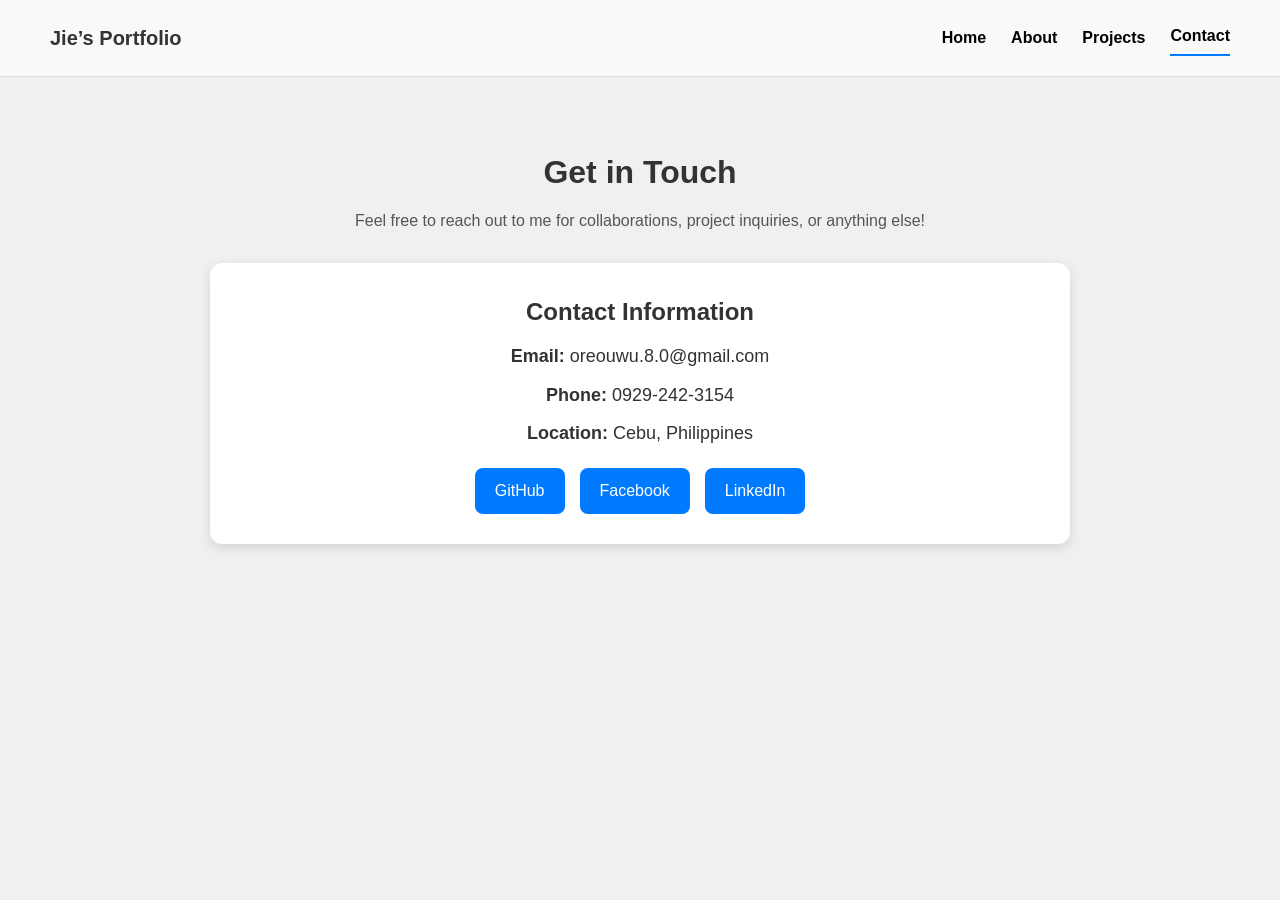
<file: Contact.html>
<!DOCTYPE html>
<html lang="en">
<head>
    <meta charset="UTF-8">
    <meta name="viewport" content="width=device-width, initial-scale=1.0">
    <title>Contact</title>
    <link rel="icon" type="image/png" href="assets/img/ctu.png">
    <link rel="stylesheet" href="assets/css/style3.css">
</head>
<body>

<header>
  <div class="logo">Jie’s Portfolio</div>
  <nav>
    <ul>
      <li><a href="index.html">Home</a></li>
      <li><a href="About me.html">About</a></li>
      <li><a href="Projects.html">Projects</a></li>
      <li><a href="Contact.html" class="active">Contact</a></li>
    </ul>
  </nav>
</header>

<section class="contact-section">

    <h1>Get in Touch</h1>
    <p class="contact-subtext">
        Feel free to reach out to me for collaborations, project inquiries, or anything else!
    </p>

    <div class="contact-card">

        <h2>Contact Information</h2>

        <div class="contact-info">
            <p><strong>Email:</strong> oreouwu.8.0@gmail.com</p>
            <p><strong>Phone:</strong> 0929-242-3154</p>
            <p><strong>Location:</strong> Cebu, Philippines</p>
        </div>

        <div class="contact-socials">
            <a href="https://github.com/Harshcodeszs" target="_blank" class="social-btn">GitHub</a>
            <a href="https://www.facebook.com/JunjieAdolfo.143" target="_blank" class="social-btn">Facebook</a>
            <a href="https://www.linkedin.com/in/junjie-adolfo-96216434a/" target="_blank" class="social-btn">LinkedIn</a>
        </div>

    </div>

</section>

<script src="assets/js/functions.js"></script>

</body>
</html>
</file>
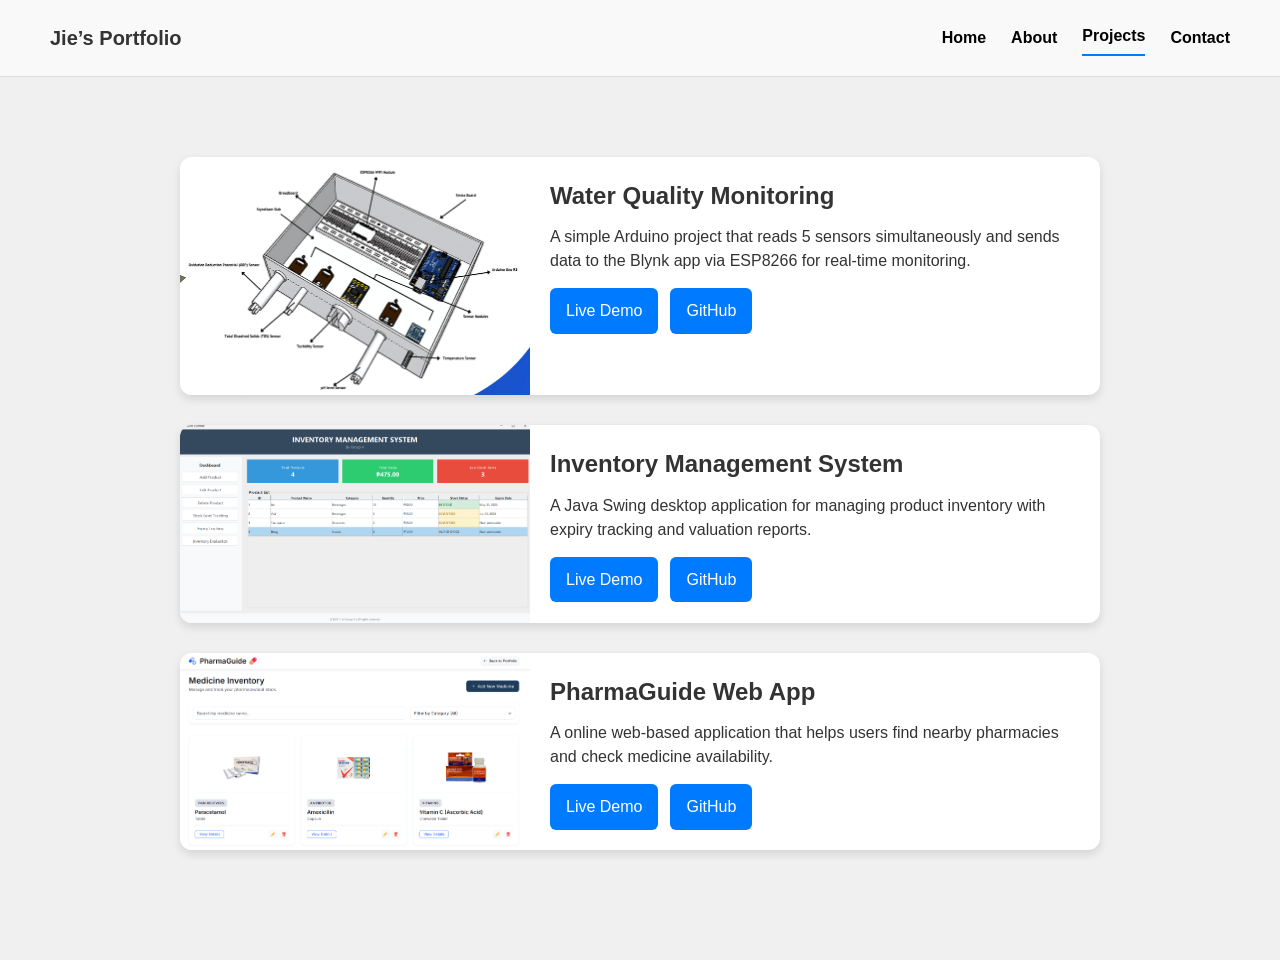
<file: Projects.html>
<!DOCTYPE html>
<html lang="en">
<head>
    <meta charset="UTF-8">
    <meta name="viewport" content="width=device-width, initial-scale=1.0">
    <link rel="stylesheet" href="assets/css/style2.css">
    <link rel="stylesheet" href="https://cdnjs.cloudflare.com/ajax/libs/font-awesome/6.5.1/css/all.min.css">
    <title>Projects</title>
    <link rel="icon" type="image/png" href="assets/img/ctu.png">
</head>
<body>
    <header>
      <div class="logo">Jie’s Portfolio</div>
    <nav>
        <ul>
            <li><a href="index.html" >Home</a></li>
            <li><a href="About me.html">About</a></li>
            <li><a href="Projects.html" class="active">Projects</a></li>
            <li><a href="Contact.html">Contact</a></li>
        </ul>
    </nav>
    </header>

    <section class="projects">

    <!-- PROJECT 1 -->
    <div class="project-card">
        <img src="assets/img/waterqual.png" alt="Project Screenshot">

        <div class="project-content">
            <h2>Water Quality Monitoring</h2>
            <p>
                A simple Arduino project that reads 5 sensors simultaneously and sends data to the Blynk app via ESP8266 for real-time monitoring.
            </p>

            <div class="project-links">
                <a href="assets/demo/water_demo.html" class="btn" target="_blank">Live Demo</a>
                <a href="https://github.com/Harshcodeszs/Arduino-based-Multiparametric-Water-Quality-Monitoring-System-.git" class="btn" target="_blank">GitHub</a>
            </div>
        </div>
    </div>

    <!-- PROJECT 2 -->
    <div class="project-card">
        <img src="assets/img/invent.png" alt="Project Screenshot">

        <div class="project-content">
            <h2>Inventory Management System</h2>
            <p>
             A Java Swing desktop application for managing product inventory with expiry tracking and valuation reports.
            </p>

            <div class="project-links">
                <a href="assets/demo/inventory_demo.html" class="btn" target="_blank">Live Demo</a>
                <a href="https://github.com/Harshcodeszs/Java-harsh.git" class="btn" target="_blank">GitHub</a>
            </div>
        </div>
    </div>

     <!-- PROJECT 3 -->
    <div class="project-card">
        <img src="assets/img/pharma.png" alt="Project Screenshot">

        <div class="project-content">
            <h2>PharmaGuide Web App</h2>
            <p>
            A online web-based application that helps users find nearby pharmacies and check medicine availability.
            </p>

            <div class="project-links">
                <a href="medtech_demo.html" class="btn" target="_blank">Live Demo</a>
                <a href="https://github.com/Harshcodeszst" class="btn" target="_blank">GitHub</a>
            </div>
        </div>
    </div>


</section>


<script src="assets/js/functions.js"></script>
</body>
</html>
</file>
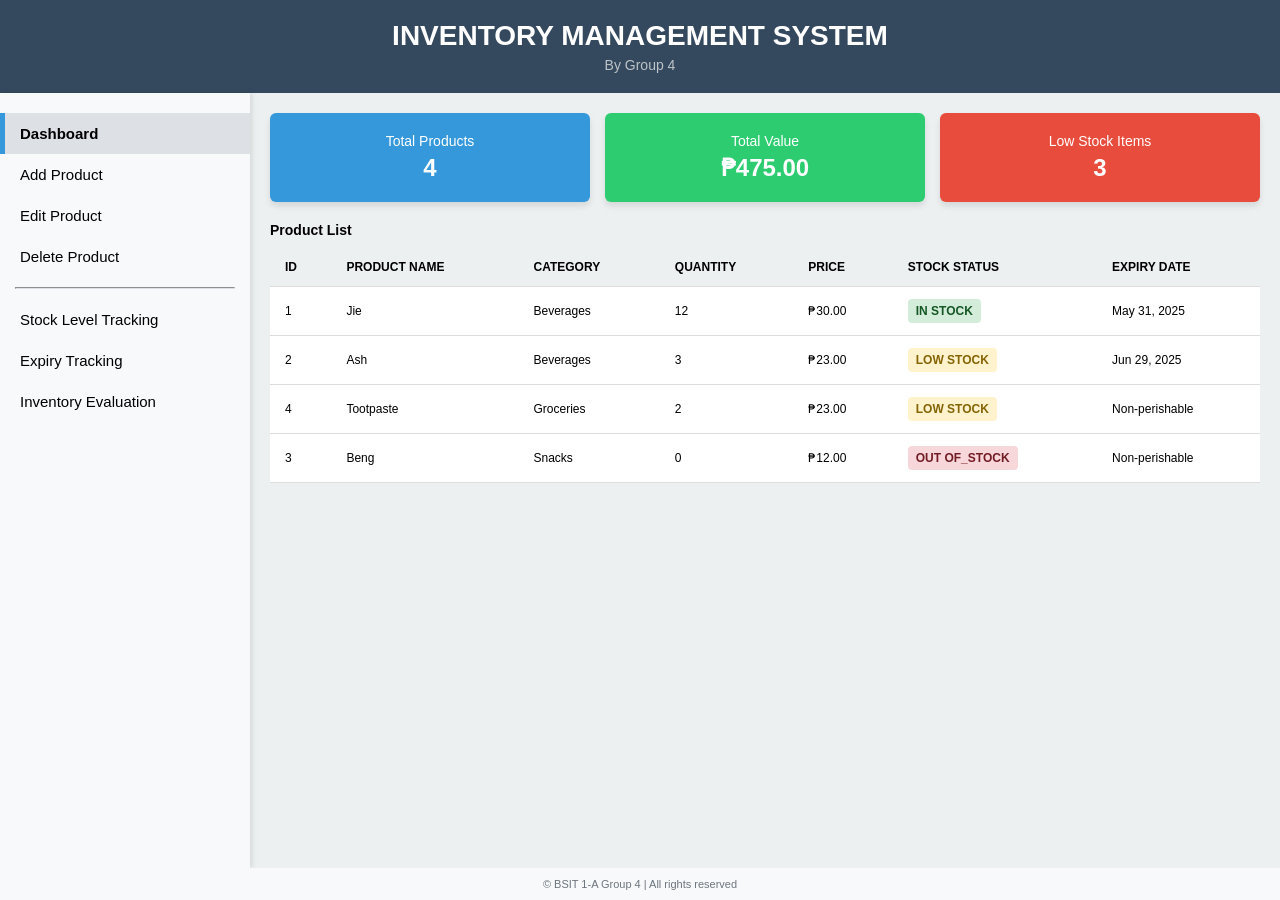
<file: assets/demo/inventory_demo.html>
<!DOCTYPE html>
<html>
<head>
    <title>Inventory Management System Demo</title>
    <meta name="viewport" content="width=device-width, initial-scale=1.0">
    <style>
        /* CSS adapted from your Swing colors and modern web design principles */
        :root {
            --header-bg: #34495e; /* Blue-Gray from Java Header */
            --sidebar-bg: #f8f9fa; /* Light Gray */
            --primary-blue: #3498db; 
            --primary-green: #2ecc71;
            --primary-red: #e74c3c;
            --low-stock-bg: #fff3cd; /* Yellow/Warning */
            --low-stock-color: #856404;
            --out-stock-bg: #f8d7da; /* Red/Danger */
            --out-stock-color: #721c24;
            --in-stock-bg: #d4edda; /* Green/Success */
            --in-stock-color: #155724;
        }

        body {
            font-family: 'Segoe UI', Arial, sans-serif;
            margin: 0;
            background-color: #ecf0f1; /* Light background */
            display: flex;
            min-height: 100vh;
            flex-direction: column;
        }

        /* Header */
        .header {
            background-color: var(--header-bg);
            color: white;
            padding: 20px 0;
            text-align: center;
        }

        .header h1 {
            margin: 0;
            font-size: 28px;
            font-weight: bold;
        }

        .header p {
            margin: 5px 0 0;
            font-size: 14px;
            color: #bdc3c7;
        }

        /* Main Layout */
        .main-content {
            display: flex;
            flex: 1;
        }

        /* Sidebar */
        .sidebar {
            width: 250px;
            background-color: var(--sidebar-bg);
            padding: 20px 0;
            box-shadow: 2px 0 5px rgba(0, 0, 0, 0.1);
        }

        .sidebar h3 {
            font-size: 16px;
            font-weight: bold;
            text-align: center;
            margin-bottom: 15px;
            padding: 0 15px;
        }

        .sidebar button {
            display: block;
            width: 100%;
            padding: 12px 15px;
            text-align: left;
            border: none;
            background: none;
            cursor: pointer;
            font-size: 15px;
            border-left: 5px solid transparent;
            transition: background-color 0.2s, border-left 0.2s;
        }

        .sidebar button:hover {
            background-color: #e9ecef;
        }

        .sidebar button.active {
            background-color: #dde1e5;
            border-left: 5px solid var(--primary-blue);
            font-weight: bold;
        }

        /* Content Area */
        .content {
            flex-grow: 1;
            padding: 20px;
        }

        /* Dashboard Cards */
        .dashboard {
            display: grid;
            grid-template-columns: repeat(3, 1fr);
            gap: 15px;
            margin-bottom: 20px;
        }

        .card {
            color: white;
            padding: 20px;
            border-radius: 6px;
            box-shadow: 0 4px 6px rgba(0, 0, 0, 0.1);
            text-align: center;
        }

        .card-title {
            font-size: 14px;
            margin-bottom: 5px;
        }

        .card-value {
            font-size: 24px;
            font-weight: bold;
        }

        .card-blue { background-color: var(--primary-blue); }
        .card-green { background-color: var(--primary-green); }
        .card-red { background-color: var(--primary-red); }

        /* Table Section */
        .product-list h2 {
            font-size: 14px;
            font-weight: bold;
            margin-bottom: 10px;
        }
        
        table {
            width: 100%;
            border-collapse: collapse;
            background-color: white;
            box-shadow: 0 0 10px rgba(0, 0, 0, 0.05);
        }

        th, td {
            padding: 12px 15px;
            text-align: left;
            border-bottom: 1px solid #ddd;
            font-size: 12px;
        }

        th {
            background-color: #ecf0f1; /* Light gray table header */
            font-weight: bold;
            text-transform: uppercase;
        }

        /* Status Styling (from Java getStatusColor logic) */
        .status-cell {
            font-weight: bold;
            text-align: center;
            border-radius: 4px;
            padding: 5px 8px;
            display: inline-block;
            white-space: nowrap;
        }

        .status-IN_STOCK {
            background-color: var(--in-stock-bg);
            color: var(--in-stock-color);
        }
        .status-LOW_STOCK {
            background-color: var(--low-stock-bg);
            color: var(--low-stock-color);
        }
        .status-OUT_OF_STOCK {
            background-color: var(--out-stock-bg);
            color: var(--out-stock-color);
        }

        /* Footer */
        .footer {
            text-align: center;
            padding: 10px;
            background-color: var(--sidebar-bg);
            font-size: 11px;
            color: #6c757d;
        }
    </style>
</head>
<body>

    <div class="header">
        <h1>INVENTORY MANAGEMENT SYSTEM</h1>
        <p>By Group 4</p>
    </div>

    <div class="main-content">
        <div class="sidebar">
            <button class="active">Dashboard</button>
            <button onclick="simulateAction('Add Product')">Add Product</button>
            <button onclick="simulateAction('Edit Product')">Edit Product</button>
            <button onclick="simulateAction('Delete Product')">Delete Product</button>
            <hr style="margin: 10px 15px; border-color: #dde1e5;">
            <button onclick="showReport('Stock Level Tracking')">Stock Level Tracking</button>
            <button onclick="showReport('Expiry Tracking')">Expiry Tracking</button>
            <button onclick="showReport('Inventory Evaluation')">Inventory Evaluation</button>
        </div>

        <div class="content">
            <div class="dashboard">
                <div class="card card-blue">
                    <div class="card-title">Total Products</div>
                    <div class="card-value" id="total-products">4</div>
                </div>
                <div class="card card-green">
                    <div class="card-title">Total Value</div>
                    <div class="card-value" id="total-value">₱475.00</div>
                </div>
                <div class="card card-red">
                    <div class="card-title">Low Stock Items</div>
                    <div class="card-value" id="low-stock-count">3</div>
                </div>
            </div>

            <div class="product-list">
                <h2>Product List</h2>
                <div style="overflow-x: auto;">
                    <table id="product-table">
                        <thead>
                            <tr>
                                <th>ID</th>
                                <th>Product Name</th>
                                <th>Category</th>
                                <th>Quantity</th>
                                <th>Price</th>
                                <th>Stock Status</th>
                                <th>Expiry Date</th>
                            </tr>
                        </thead>
                        <tbody>
                            </tbody>
                    </table>
                </div>
            </div>
        </div>
    </div>

    <div class="footer">
        © BSIT 1-A Group 4 | All rights reserved
    </div>

<script>
    // --- JAVASCRIPT LOGIC (Translated from Java) ---

    // Initial Data Set (Simulated data based on your screenshot)
    let productData = [
        { id: 1, name: "Jie", quantity: 12, price: 30.00, category: "Beverages", expiryDate: new Date('2025-05-31') },
        { id: 2, name: "Ash", quantity: 3, price: 23.00, category: "Beverages", expiryDate: new Date('2025-06-29') },
        { id: 3, name: "Beng", quantity: 0, price: 12.00, category: "Snacks", expiryDate: null },
        { id: 4, name: "Tootpaste", quantity: 2, price: 23.00, category: "Groceries", expiryDate: null }
    ];

    /**
     * Replicates the Product class methods for calculating status and formatting.
     * @param {Object} product - A product object.
     * @returns {string} The stock status string.
     */
    function getStockStatus(quantity) {
        if (quantity === 0) return "OUT_OF_STOCK";
        if (quantity <= 10) return "LOW_STOCK";
        return "IN_STOCK";
    }

    function formatPrice(price) {
        return `₱${price.toFixed(2)}`;
    }

    function formatExpiry(date) {
        if (!date) return "Non-perishable";
        // Simple date formatting: May 31, 2025
        return date.toLocaleDateString('en-US', { month: 'short', day: '2-digit', year: 'numeric' });
    }

    /**
     * Renders the product data into the HTML table. (Equivalent to refreshTable())
     */
    function renderTable() {
        const tableBody = document.querySelector('#product-table tbody');
        tableBody.innerHTML = ''; // Clear existing rows

        // Sort data by category then by ID (Mimicking Java's Comparator)
        const sortedData = [...productData].sort((a, b) => {
            if (a.category < b.category) return -1;
            if (a.category > b.category) return 1;
            return a.id - b.id;
        });

        sortedData.forEach(product => {
            const row = tableBody.insertRow();
            const status = getStockStatus(product.quantity);

            row.innerHTML = `
                <td>${product.id}</td>
                <td>${product.name.charAt(0).toUpperCase() + product.name.slice(1)}</td>
                <td>${product.category}</td>
                <td>${product.quantity}</td>
                <td>${formatPrice(product.price)}</td>
                <td>
                    <span class="status-cell status-${status}">
                        ${status.replace('_', ' ')}
                    </span>
                </td>
                <td>${formatExpiry(product.expiryDate)}</td>
            `;
        });
    }

    /**
     * Updates the dashboard cards. (Equivalent to updateDashboard())
     */
    function updateDashboard() {
        // Total products
        document.getElementById('total-products').textContent = productData.length;

        // Total value
        const totalValue = productData.reduce((sum, p) => sum + (p.quantity * p.price), 0);
        document.getElementById('total-value').textContent = formatPrice(totalValue);

        // Low stock count (Quantity <= 10)
        const lowStockCount = productData.filter(p => p.quantity > 0 && p.quantity <= 10).length + productData.filter(p => p.quantity === 0).length;
        document.getElementById('low-stock-count').textContent = lowStockCount;
    }
    
    /**
     * Simulates the function of the sidebar buttons that open dialogs.
     * @param {string} action - The button text.
     */
    function simulateAction(action) {
        alert(`DEMO MODE:\nFunctionality for '${action}' would open a complex dialog (JDialog) here. For this web demo, we are only simulating the action.\n\nDashboard and Table are live.`);
    }

    /**
     * Simulates the function of the report generation buttons.
     * @param {string} reportType - The type of report to generate.
     */
    function showReport(reportType) {
        let content;
        if (reportType === 'Stock Level Tracking') {
            content = generateStockReport();
        } else if (reportType === 'Expiry Tracking') {
            content = generateExpiryReport();
        } else if (reportType === 'Inventory Evaluation') {
            content = generateValuationReport();
        }

        // Display report using a simple alert/prompt for demonstration
        alert(`--- ${reportType.toUpperCase()} ---\n\n${content}`);
    }

    function generateStockReport() {
        let report = "";
        const categories = productData.map(p => p.category);
        const uniqueCategories = [...new Set(categories)];

        uniqueCategories.forEach(cat => {
            report += `Category: ${cat}\n----------------------------------\n`;
            productData.filter(p => p.category === cat).forEach(p => {
                const statusText = getStockStatus(p.quantity).replace('_', ' ');
                report += `${p.name.padEnd(20)} | Qty: ${String(p.quantity).padEnd(5)} | Status: ${statusText}\n`;
            });
            report += "\n";
        });
        return report;
    }

    function generateExpiryReport() {
        const today = new Date();
        const sevenDaysFromNow = new Date(today);
        sevenDaysFromNow.setDate(today.getDate() + 7);

        let expired = [];
        let expiringSoon = [];

        productData.filter(p => p.expiryDate).forEach(p => {
            if (p.expiryDate < today) {
                expired.push(p);
            } else if (p.expiryDate <= sevenDaysFromNow) {
                expiringSoon.push(p);
            }
        });

        let report = "";
        if (expired.length > 0) {
            report += "EXPIRED PRODUCTS:\n";
            expired.forEach(p => report += `• ${p.name} - Expired: ${formatExpiry(p.expiryDate)}\n`);
            report += "\n";
        }
        if (expiringSoon.length > 0) {
            report += "EXPIRING SOON (Within 7 days):\n";
            expiringSoon.forEach(p => report += `• ${p.name} - Expires: ${formatExpiry(p.expiryDate)}\n`);
            report += "\n";
        }
        if (expired.length === 0 && expiringSoon.length === 0) {
            report += "No products are expired or expiring soon!";
        }
        return report;
    }

    function generateValuationReport() {
        let report = "";
        let grandTotal = 0;
        const categories = productData.map(p => p.category);
        const uniqueCategories = [...new Set(categories)];

        uniqueCategories.forEach(cat => {
            const categoryProducts = productData.filter(p => p.category === cat);
            const categoryTotal = categoryProducts.reduce((sum, p) => sum + (p.quantity * p.price), 0);
            grandTotal += categoryTotal;

            report += `Category: ${cat}\n----------------------------------\n`;
            categoryProducts.forEach(p => {
                const productValue = p.quantity * p.price;
                report += `${p.name.padEnd(20)} | Qty: ${String(p.quantity).padEnd(5)} | Unit: ${formatPrice(p.price).padEnd(10)} | Total: ${formatPrice(productValue)}\n`;
            });
            report += `Category Total: ${formatPrice(categoryTotal)}\n\n`;
        });

        report += `==================================\n`;
        report += `GRAND TOTAL: ${formatPrice(grandTotal)}`;
        return report;
    }


    // Initial setup on page load
    document.addEventListener('DOMContentLoaded', () => {
        renderTable();
        updateDashboard();
    });

</script>

</body>
</html>
</file>
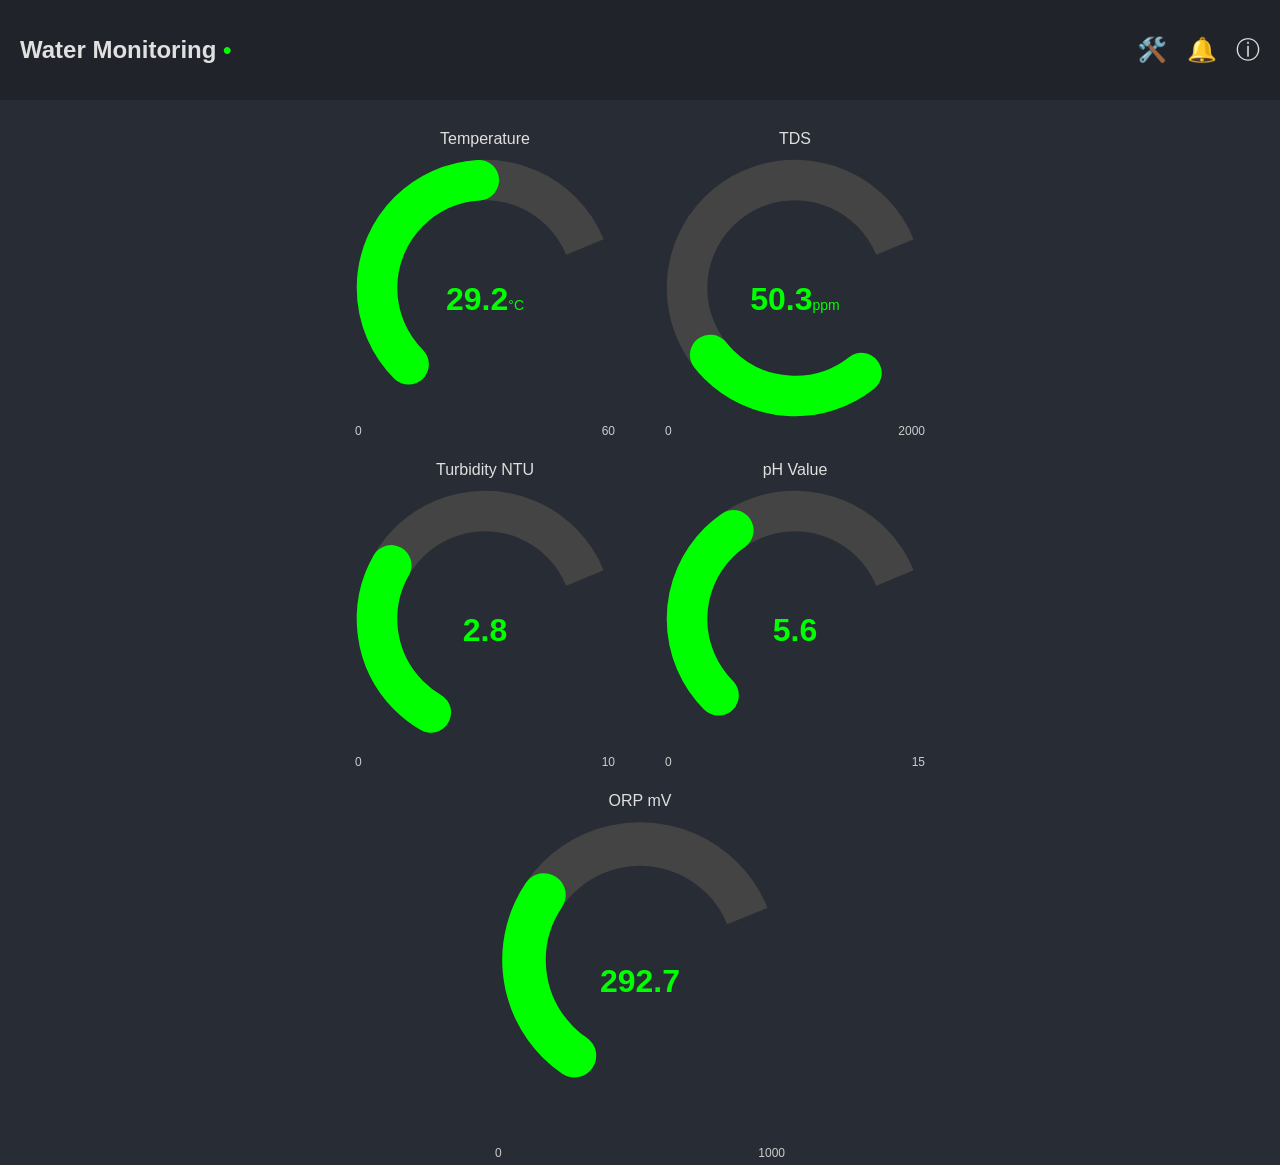
<file: assets/demo/water_demo.html>
<!DOCTYPE html>
<html>
<head>
    <title>Water Monitoring Demo</title>
    <meta name="viewport" content="width=device-width, initial-scale=1.0">
    <style>
        /* General Styles */
        body {
            background-color: #282c34; /* Dark background from screenshot */
            color: #ffffff;
            font-family: Arial, sans-serif;
            margin: 0;
            padding: 0;
        }

        .header {
            padding: 20px;
            display: flex;
            justify-content: space-between;
            align-items: center;
            background-color: #20232a; /* Slightly darker header */
        }

        .header h1 {
            font-size: 24px;
            font-weight: bold;
            color: #e0e0e0;
        }

        .header-icons span {
            margin-left: 15px;
            font-size: 24px;
        }

        .container {
            display: grid;
            grid-template-columns: 1fr 1fr;
            gap: 20px;
            padding: 20px;
            max-width: 600px;
            margin: auto;
        }

        /* Gauge Styles */
        .gauge-container {
            text-align: center;
            background-color: #282c34;
            padding: 10px;
            border-radius: 8px;
        }

        .gauge-label {
            font-size: 16px;
            margin-bottom: 5px;
            color: #e0e0e0;
        }

        .gauge {
            width: 100%;
            height: 100%;
            position: relative;
        }

        .gauge-svg {
            transform: rotate(135deg); /* Rotate to start at 225 deg (135 + 90) and cover 270 deg */
            width: 100%;
        }

        .gauge-track {
            stroke: #444;
            stroke-width: 15;
            fill: none;
        }

        .gauge-arc {
            stroke: #00ff00; /* Bright green color */
            stroke-width: 15;
            fill: none;
            stroke-linecap: round;
            transition: stroke-dasharray 0.5s ease-in-out;
        }

        .gauge-value {
            position: absolute;
            top: 50%;
            left: 50%;
            transform: translate(-50%, -50%);
            font-size: 32px;
            font-weight: bold;
            color: #00ff00; /* Bright green for the value */
        }

        .gauge-unit {
            font-size: 14px;
            font-weight: normal;
            color: #00ff00;
        }

        .gauge-min-max {
            display: flex;
            justify-content: space-between;
            margin-top: -20px;
            padding: 0 5px;
            font-size: 12px;
            color: #ccc;
        }
    </style>
</head>
<body>

<div class="header">
    <h1>Water Monitoring<span style="color: #00ff00;"> •</span></h1>
    <div class="header-icons">
        <span style="color: #00ff00;">🛠️</span>
        <span style="color: #e0e0e0;">🔔</span>
        <span style="color: #e0e0e0;">ⓘ</span>
    </div>
</div>

<div class="container">
    <div class="gauge-container" id="temp-gauge">
        <div class="gauge-label">Temperature</div>
        <div class="gauge">
            <svg viewBox="0 0 100 100" class="gauge-svg">
                <circle cx="50" cy="50" r="40" class="gauge-track" stroke-dasharray="188.5" stroke-dashoffset="47.125"></circle>
                <circle cx="50" cy="50" r="40" class="gauge-arc" id="temp-arc" stroke-dasharray="188.5" stroke-dashoffset="188.5"></circle>
            </svg>
            <div class="gauge-value" id="temp-value">--<span class="gauge-unit">°C</span></div>
        </div>
        <div class="gauge-min-max"><span>0</span><span>60</span></div>
    </div>

    <div class="gauge-container" id="tds-gauge">
        <div class="gauge-label">TDS</div>
        <div class="gauge">
            <svg viewBox="0 0 100 100" class="gauge-svg">
                <circle cx="50" cy="50" r="40" class="gauge-track" stroke-dasharray="188.5" stroke-dashoffset="47.125"></circle>
                <circle cx="50" cy="50" r="40" class="gauge-arc" id="tds-arc" stroke-dasharray="188.5" stroke-dashoffset="188.5"></circle>
            </svg>
            <div class="gauge-value" id="tds-value">--<span class="gauge-unit">ppm</span></div>
        </div>
        <div class="gauge-min-max"><span>0</span><span>2000</span></div>
    </div>

    <div class="gauge-container" id="turbidity-gauge">
        <div class="gauge-label">Turbidity NTU</div>
        <div class="gauge">
            <svg viewBox="0 0 100 100" class="gauge-svg">
                <circle cx="50" cy="50" r="40" class="gauge-track" stroke-dasharray="188.5" stroke-dashoffset="47.125"></circle>
                <circle cx="50" cy="50" r="40" class="gauge-arc" id="turbidity-arc" stroke-dasharray="188.5" stroke-dashoffset="188.5"></circle>
            </svg>
            <div class="gauge-value" id="turbidity-value">--</div>
        </div>
        <div class="gauge-min-max"><span>0</span><span>10</span></div>
    </div>

    <div class="gauge-container" id="ph-gauge">
        <div class="gauge-label">pH Value</div>
        <div class="gauge">
            <svg viewBox="0 0 100 100" class="gauge-svg">
                <circle cx="50" cy="50" r="40" class="gauge-track" stroke-dasharray="188.5" stroke-dashoffset="47.125"></circle>
                <circle cx="50" cy="50" r="40" class="gauge-arc" id="ph-arc" stroke-dasharray="188.5" stroke-dashoffset="188.5"></circle>
            </svg>
            <div class="gauge-value" id="ph-value">--</div>
        </div>
        <div class="gauge-min-max"><span>0</span><span>15</span></div>
    </div>

    <div class="gauge-container" id="orp-gauge" style="grid-column: 1 / span 2;">
        <div class="gauge-label">ORP mV</div>
        <div class="gauge" style="max-width: 50%; margin: auto;">
            <svg viewBox="0 0 100 100" class="gauge-svg">
                <circle cx="50" cy="50" r="40" class="gauge-track" stroke-dasharray="188.5" stroke-dashoffset="47.125"></circle>
                <circle cx="50" cy="50" r="40" class="gauge-arc" id="orp-arc" stroke-dasharray="188.5" stroke-dashoffset="188.5"></circle>
            </svg>
            <div class="gauge-value" id="orp-value">--</div>
        </div>
        <div class="gauge-min-max" style="max-width: 50%; margin: auto;"><span>0</span><span>1000</span></div>
    </div>
</div>

<script>
    // Constants for the gauges (based on your screenshot)
    const gauges = {
        temp: { min: 0, max: 60, arcId: 'temp-arc', valueId: 'temp-value', unit: '°C' },
        tds: { min: 0, max: 2000, arcId: 'tds-arc', valueId: 'tds-value', unit: 'ppm' },
        turbidity: { min: 0, max: 10, arcId: 'turbidity-arc', valueId: 'turbidity-value', unit: '' },
        ph: { min: 0, max: 15, arcId: 'ph-arc', valueId: 'ph-value', unit: '' },
        orp: { min: 0, max: 1000, arcId: 'orp-arc', valueId: 'orp-value', unit: '' } // Added ORP from screenshot
    };

    // The length of the circular path for a 270-degree arc (3/4 circle).
    // Circumference (2*pi*r) for r=40 is approx 251.3.
    // 270 degrees is 3/4 of a circle, so 251.3 * 0.75 = 188.5
    const CIRCUMFERENCE = 2 * Math.PI * 40;
    const ARC_LENGTH = CIRCUMFERENCE * (270 / 360); // 188.5

    /**
     * Updates a single gauge based on the current value.
     * @param {string} key - The key for the gauge (e.g., 'temp').
     * @param {number} currentValue - The new sensor value.
     */
    function updateGauge(key, currentValue) {
        const gauge = gauges[key];
        const arc = document.getElementById(gauge.arcId);
        const valueElement = document.getElementById(gauge.valueId);

        // Calculate percentage of the range
        const range = gauge.max - gauge.min;
        const normalizedValue = Math.min(Math.max(currentValue, gauge.min), gauge.max);
        const percent = (normalizedValue - gauge.min) / range;

        // Calculate the stroke-dashoffset: 
        // 0% fills the arc (offset = ARC_LENGTH)
        // 100% leaves the arc empty (offset = 0)
        const offset = ARC_LENGTH - (percent * ARC_LENGTH);

        // Update the visual arc
        arc.style.strokeDashoffset = offset;

        // Update the display value
        const formattedValue = parseFloat(normalizedValue.toFixed(1));
        valueElement.innerHTML = `${formattedValue}<span class="gauge-unit">${gauge.unit}</span>`;
    }

    /**
     * Simulates the Arduino's reading loop by generating random, realistic values.
     */
    function simulateReadings() {
        // Simulating values close to your screenshot's example data
        const simulatedData = {
            temp: 29.1 + (Math.random() - 0.5) * 1.5, // 29.1 +/- 0.75
            tds: 48.6 + (Math.random() - 0.5) * 5,   // 48.6 +/- 2.5
            turbidity: 2.9 + (Math.random() - 0.5) * 0.5, // 2.9 +/- 0.25
            ph: 5.7 + (Math.random() - 0.5) * 0.3,   // 5.7 +/- 0.15
            orp: 289 + (Math.random() - 0.5) * 20    // 289 +/- 10 (ORP not in code, but in UI)
        };

        // Update all gauges
        for (const key in simulatedData) {
            updateGauge(key, simulatedData[key]);
        }
    }

    // Initialize the demo by running the simulation loop every second
    simulateReadings(); // Run once immediately
    setInterval(simulateReadings, 1000); // Run every 1000 milliseconds (1 second)
</script>

</body>
</html>
</file>
<file: assets/css/style3.css>
nav ul li a {
    position: relative;
    display: inline-block;
    padding: 5px 0;
    transition: transform 0.2s ease-in-out;
}

/* Hover animation */
nav ul li a:hover {
    transform: translateY(-2px);
}

/* Underline effect (hidden by default) */
nav ul li a::after {
    content: "";
    position: absolute;
    left: 0;
    bottom: -2px;
    width: 0%;
    height: 2px;
    background: #fff; /* Change if you want another color */
    transition: width 0.25s ease-in-out;
}

/* Show underline on hover */
nav ul li a:hover::after {
    width: 100%;
}

/* Active page (keeps underline) */
nav ul li a.active::after {
    width: 100%;
}

nav ul li a.active {
    transform: translateY(-2px);
    font-weight: bold;
}

/* Default (light mode) underline */
nav a.active::after,
nav a:hover::after {
    background-color: #007bff; /* blue for light mode */
}

/* DARK MODE underline fix */
body.dark-mode nav a.active::after,
body.dark-mode nav a:hover::after {
    background-color: #70a5ff; /* light blue for dark mode */
}
/* Dark Mode Support */
body.dark-mode header {
    background: #23272a;
    color: #f1f1f1;
    border-bottom: 1px solid #333;
}
body.dark-mode nav ul li a {
    color: #f1f1f1;
}
body.dark-mode nav ul li a:hover {
    color: #4ea1ff;
}

body.dark-mode nav ul {
    background: transparent;
} 

/* Navhuchu */
nav ul {
    list-style: none;
    display: flex;
    gap: 25px;
}

nav ul li a {
    text-decoration: none;
    color: #000000;
    font-size: 16px;
    transition: color 0.3s;
}


* {
  margin: 0;
  padding: 0;
  box-sizing: border-box;
}

body {
  font-family: 'Poppins', sans-serif;
  background: #F0F0F0;
  color: #333;
  line-height: 1.6;
  transition: background 0.3s ease, color 0.3s ease;
}

/*  Header  */
.about-header {
  display: flex;
  align-items: center;
  justify-content: space-between;
  padding: 20px 50px;
  background: #f9f9f9;
  border-bottom: 1px solid #ddd;
  position: sticky;
  top: 0;
  z-index: 100;
}

/*ari to back button*/
header {
    font-family: 'Poppins', sans-serif;
    font-weight: bold;
    font-size: 20px;
    display: flex;
    justify-content: space-between;
    align-items: center;
    padding: 20px 50px;
    background: #f9f9f9;
    border-bottom: 1px solid #ddd;
    position: sticky;
    top: 0;
    z-index: 1000;
}

/*  Dark Mode Support (identical to home) */
body.dark-mode {
  background: #181a1b;
  color: #f5f5f5;
}

/* ---------------- CONTACT PAGE ---------------- */

.contact-section {
    max-width: 900px;
    margin: 50px auto;
    padding: 20px;
    text-align: center;
    animation: fadeIn 0.6s ease-in;
}

.contact-section h1 {
    font-size: 32px;
    margin-bottom: 10px;
}

.contact-subtext {
    font-size: 16px;
    color: #555;
    margin-bottom: 30px;
}
.contact-card {
    background: #ffffff;
    border-radius: 12px;
    padding: 30px;
    box-shadow: 0 4px 12px rgba(0,0,0,0.12);
    animation: fadeIn 0.6s ease-in;
}


.contact-info p {
    margin: 10px 0;
    font-size: 18px;
}

.contact-socials {
    margin-top: 20px;
    display: flex;
    justify-content: center;
    gap: 15px;
}

/* Buttons */
.social-btn {
    padding: 10px 20px;
    background: #007bff;
    color: #fff;
    border-radius: 8px;
    text-decoration: none;
    font-weight: 500;
    transition: 0.25s;
}

.social-btn:hover {
    background: #005fcc;
    transform: scale(1.05);
}

/* ---------------- DARK MODE CONTACT ---------------- */

body.dark-mode .contact-card {
    background: #1f1f1f;
    box-shadow: 0 4px 12px rgba(255,255,255,0.1);
}

body.dark-mode .contact-subtext {
    color: #cccccc;
}

body.dark-mode .contact-info p {
    color: #e3e3e3;
}

body.dark-mode .social-btn {
    background: #4ea1ff;
}

body.dark-mode .social-btn:hover {
    background: #2a86e0;
}

@keyframes fadeIn {
  from {
    opacity: 0;
    transform: translateY(20px);
  }
  to {
    opacity: 1;
    transform: translateY(0);
  }
}

/* Responsive Design (JQUERY) */
@media (max-width: 768px) {
    header {
        padding: 15px 20px;
        flex-direction: column;
        gap: 15px;
    }

    nav ul {
        gap: 15px;
        flex-wrap: wrap;
        justify-content: center;
    }

    nav ul li a {
        font-size: 14px;
    }

    .contact-section {
        margin: 30px auto;
        padding: 15px;
    }

    .contact-section h1 {
        font-size: 24px;
    }

    .contact-card {
        padding: 20px;
    }

    .contact-socials {
        flex-direction: column;
        gap: 10px;
    }

    .social-btn {
        width: 100%;
    }
}

@media (max-width: 480px) {
    header {
        padding: 10px 15px;
    }

    nav ul {
        gap: 10px;
    }

    .contact-section h1 {
        font-size: 20px;
    }

    .contact-info p {
        font-size: 16px;
    }
}
</file>
<file: assets/css/style2.css>
nav ul li a {
    position: relative;
    display: inline-block;
    padding: 5px 0;
    transition: transform 0.2s ease-in-out;
}



/* Hover animation */
nav ul li a:hover {
    transform: translateY(-2px);
}

/* Underline effect (hidden by default) */
nav ul li a::after {
    content: "";
    position: absolute;
    left: 0;
    bottom: -2px;
    width: 0%;
    height: 2px;
    background: #fff; /* Change if you want another color */
    transition: width 0.25s ease-in-out;
}

/* Show underline on hover */
nav ul li a:hover::after {
    width: 100%;
}

/* Active page (keeps underline) */
nav ul li a.active::after {
    width: 100%;
}

nav ul li a.active {
    transform: translateY(-2px);
    font-weight: bold;
}

/* Default (light mode) underline */
nav a.active::after,
nav a:hover::after {
    background-color: #007bff; /* blue for light mode */
}

/* DARK MODE underline fix */
body.dark-mode nav a.active::after,
body.dark-mode nav a:hover::after {
    background-color: #70a5ff; /* light blue for dark mode */
}


/* Dark Mode Support */
body.dark-mode header {
    background: #23272a;
    color: #f1f1f1;
    border-bottom: 1px solid #333;
}
body.dark-mode nav ul li a {
    color: #f1f1f1;
}
body.dark-mode nav ul li a:hover {
    color: #4ea1ff;
}

body.dark-mode nav ul {
    background: transparent;
} 

/* Navhuchu */
nav ul {
    list-style: none;
    display: flex;
    gap: 25px;
}

nav ul li a {
    text-decoration: none;
    color: #000000;
    font-size: 16px;
    transition: color 0.3s;
}


* {
  margin: 0;
  padding: 0;
  box-sizing: border-box;
}

body {
  font-family: 'Poppins', sans-serif;
  background: #F0F0F0;
  color: #333;
  line-height: 1.6;
  transition: background 0.3s ease, color 0.3s ease;
}

/*  Header  */
.about-header {
  display: flex;
  align-items: center;
  justify-content: space-between;
  padding: 20px 50px;
  background: #f9f9f9;
  border-bottom: 1px solid #ddd;
  position: sticky;
  top: 0;
  z-index: 100;
}

/*ari to back button*/
header {
    font-family: 'Poppins', sans-serif;
    font-weight: bold;
    font-size: 20px;
    display: flex;
    justify-content: space-between;
    align-items: center;
    padding: 20px 50px;
    background: #f9f9f9;
    border-bottom: 1px solid #ddd;
    position: sticky;
    top: 0;
    z-index: 1000;
}

/*  Dark Mode Support (identical to home) */
body.dark-mode {
  background: #181a1b;
  color: #f5f5f5;
}

.projects {
    padding: 40px;
    max-width: 1000px;
    margin: 40px auto;
}

.project-card {
    background: #ffffff;
    border-radius: 12px;
    overflow: hidden;
    box-shadow: 0 4px 10px rgba(0,0,0,0.12);
    margin-bottom: 30px;
    display: flex;
    flex-wrap: wrap;
}

.project-card img {
    width: 100%;
    max-width: 350px;
    object-fit: cover;
}

.project-content {
    padding: 20px;
    flex: 1;
}

.project-card h2 {
    margin-bottom: 10px;
}

.project-card p {
    margin-bottom: 15px;
    line-height: 1.5;
}

.project-links {
    display: flex;
    gap: 12px;
}

.project-links .btn {
    padding: 10px 16px;
    background: #007bff;
    color: #fff;
    text-decoration: none;
    border-radius: 6px;
    font-weight: 500;
    transition: background 0.25s;
}

.project-links .btn:hover {
    background: #005fcc;
   transform: scale(1.05);


}

/* Dark Mode Support */
body.dark-mode .project-card {
    background: #1f1f1f;
    box-shadow: 0 4px 10px rgba(255,255,255,0.08);
}

body.dark-mode .project-card h2 {
    color: #ffffff;
}

body.dark-mode .project-card p {
    color: #cccccc;
}

body.dark-mode .project-links .btn {
    background: #4ea1ff;
}

body.dark-mode .project-links .btn:hover {
    background: #2a86e0;
}

/*  Animation  */
@keyframes fadeIn {
  from {
    opacity: 0;
    transform: translateY(20px);
  }
  to {
    opacity: 1;
    transform: translateY(0);
  }
}

.project-card {
    animation: fadeIn 0.6s ease-in-out;
}
    

/* Responsive Design (JQUERY)*/
@media (max-width: 768px) {
    header, .about-header {
        padding: 15px 20px;
        flex-direction: column;
        gap: 15px;
    }

    nav ul {
        gap: 15px;
    }

    nav ul li a {
        font-size: 14px;
    }

    .project-card {
        flex-direction: column;
    }

    .project-card img {
        max-width: 100%;
    }

    .projects {
        padding: 20px;
        margin: 20px auto;
    }
}

@media (max-width: 480px) {
    header, .about-header {
        padding: 10px 15px;
    }

    nav ul {
        gap: 10px;
        flex-wrap: wrap;
    }

    .project-links {
        flex-wrap: wrap;
    }

    .project-links .btn {
        padding: 8px 12px;
        font-size: 14px;
    }
}
</file>
